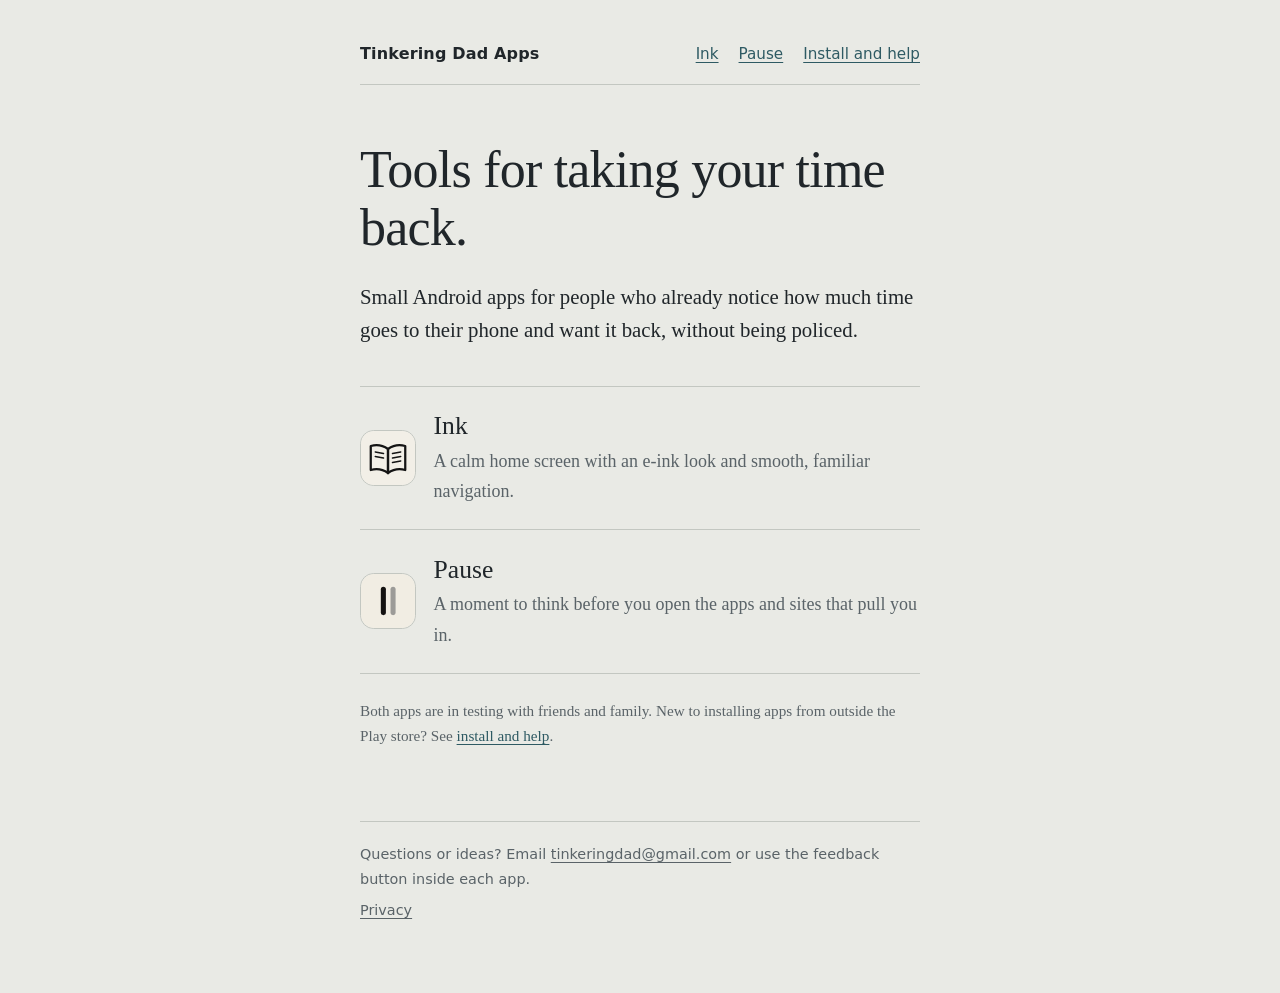
<file: index.html>
<!doctype html><html lang="en"><head><meta charset="utf-8"><meta name="viewport" content="width=device-width, initial-scale=1"><link rel="stylesheet" href="style.css"><title>Tinkering Dad Apps</title><meta name="description" content="Small Android apps for taking your time back from your phone."></head><body><div class="wrap"><header class="site"><a class="name" href="index.html">Tinkering Dad Apps</a><nav><a href="ink.html">Ink</a><a href="pause.html">Pause</a><a href="help.html">Install and help</a></nav></header>
<main>
<h1>Tools for taking your time back.</h1>
<p class="lede">Small Android apps for people who already notice how much time goes to their phone and want it back, without being policed.</p>
<ul class="apps">
<li><a href="ink.html"><img class="ic" src="ink-icon.svg" alt="" width="56" height="56"><span class="txt"><span class="t">Ink</span><span class="d">A calm home screen with an e-ink look and smooth, familiar navigation.</span></span></a></li>
<li><a href="pause.html"><img class="ic" src="pause-icon.svg" alt="" width="56" height="56"><span class="txt"><span class="t">Pause</span><span class="d">A moment to think before you open the apps and sites that pull you in.</span></span></a></li>
</ul>
<p class="muted small" style="margin-top:1.5rem">Both apps are in testing with friends and family. New to installing apps from outside the Play store? See <a href="help.html">install and help</a>.</p>
</main><footer class="site"><p>Questions or ideas? Email <a href="mailto:tinkeringdad@gmail.com">tinkeringdad@gmail.com</a> or use the feedback button inside each app.</p><p><a href="privacy.html">Privacy</a></p></footer></div></body></html>
</file>
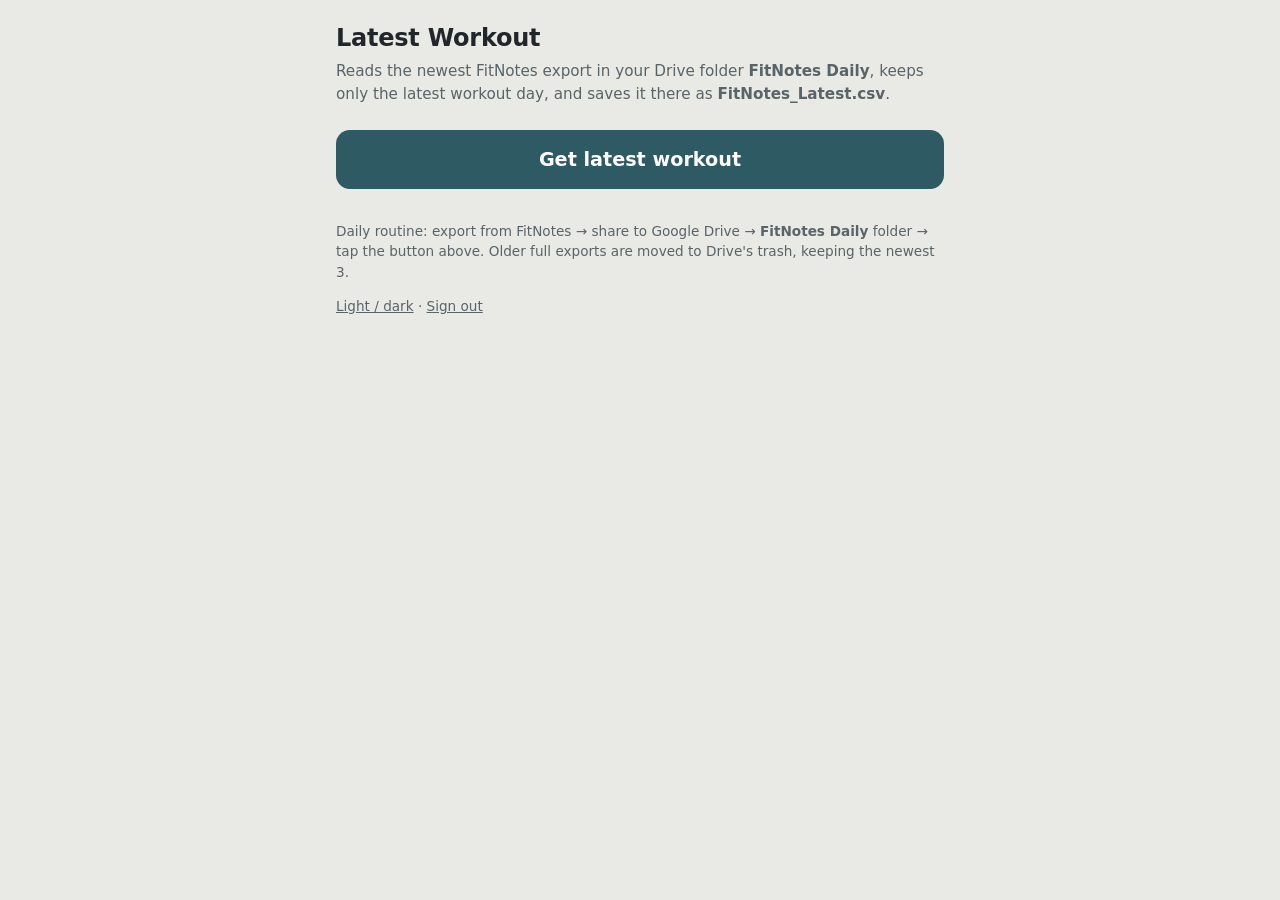
<file: fitnotes/index.html>
<!doctype html>
<html lang="en">
<head>
<meta charset="utf-8">
<meta name="viewport" content="width=device-width, initial-scale=1, viewport-fit=cover">
<meta name="robots" content="noindex, nofollow">
<title>Latest Workout</title>
<meta name="description" content="Strips the newest FitNotes export in Google Drive down to the latest workout day.">
<meta name="theme-color" content="#E9EAE5" media="(prefers-color-scheme: light)">
<meta name="theme-color" content="#15191B" media="(prefers-color-scheme: dark)">
<link rel="manifest" href="manifest.webmanifest">
<link rel="icon" href="icon.svg" type="image/svg+xml">
<link rel="apple-touch-icon" href="icon-192.png">
<style>
  :root {
    --paper: #E9EAE5; --sheet: #F3F4F0; --ink: #20262A; --muted: #5A6368;
    --rule: #C3C7C1; --accent: #2E5A63; --on-accent: #FFFFFF;
    --good: #2F6B3A; --warn: #8A5A00; --bad: #A33A2B;
    --sans: system-ui, -apple-system, "Segoe UI", Roboto, sans-serif;
    --mono: ui-monospace, "SF Mono", Menlo, Consolas, monospace;
    color-scheme: light;
  }
  @media (prefers-color-scheme: dark) {
    :root:not([data-theme="light"]) {
      --paper: #15191B; --sheet: #1D2326; --ink: #E2E5E0; --muted: #9AA4A9;
      --rule: #343D41; --accent: #8EC3CC; --on-accent: #10181A;
      --good: #8FD19A; --warn: #E8C170; --bad: #F09A8C; color-scheme: dark;
    }
  }
  :root[data-theme="dark"] {
    --paper: #15191B; --sheet: #1D2326; --ink: #E2E5E0; --muted: #9AA4A9;
    --rule: #343D41; --accent: #8EC3CC; --on-accent: #10181A;
    --good: #8FD19A; --warn: #E8C170; --bad: #F09A8C; color-scheme: dark;
  }
  * { box-sizing: border-box; }
  html { -webkit-text-size-adjust: 100%; }
  body {
    margin: 0; background: var(--paper); color: var(--ink);
    font-family: var(--sans); font-size: 1rem; line-height: 1.5;
    -webkit-tap-highlight-color: transparent;
  }
  [hidden] { display: none !important; }
  .wrap { max-width: 640px; margin: 0 auto; padding: calc(1.25rem + env(safe-area-inset-top)) 16px 3rem; }
  h1 { font-size: 1.5rem; margin: 0 0 .25rem; letter-spacing: -.01em; }
  .sub { color: var(--muted); margin: 0 0 1.5rem; font-size: .95rem; }
  .go {
    display: block; width: 100%; border: 0; border-radius: 14px; cursor: pointer;
    background: var(--accent); color: var(--on-accent);
    font: 600 1.2rem/1 var(--sans); padding: 1.25rem 1rem;
  }
  .go:disabled { opacity: .55; cursor: default; }
  .log { list-style: none; padding: 0; margin: 1.25rem 0 0; font-size: .95rem; }
  .log li { padding: .3rem 0; display: flex; gap: .6rem; }
  .log li::before { content: "•"; color: var(--muted); }
  .log li.ok::before { content: "✓"; color: var(--good); }
  .log li.warn { color: var(--warn); } .log li.warn::before { content: "!"; color: var(--warn); }
  .log li.err { color: var(--bad); }  .log li.err::before { content: "✗"; color: var(--bad); }
  .card {
    background: var(--sheet); border: 1px solid var(--rule); border-radius: 14px;
    padding: 1rem; margin-top: 1.25rem;
  }
  .stats { display: flex; gap: 1.5rem; flex-wrap: wrap; margin-bottom: .75rem; }
  .stats b { display: block; font-size: 1.35rem; }
  .stats span { color: var(--muted); font-size: .8rem; text-transform: uppercase; letter-spacing: .06em; }
  .ex { border-top: 1px solid var(--rule); padding: .6rem 0; }
  .ex:first-of-type { border-top: 0; }
  .ex .name { font-weight: 600; }
  .ex .sets { font-family: var(--mono); font-size: .85rem; color: var(--muted); overflow-wrap: anywhere; }
  .ex .note { font-size: .9rem; font-style: italic; margin-top: .15rem; }
  .row { display: flex; gap: .5rem; margin-top: 1rem; flex-wrap: wrap; }
  .btn {
    flex: 1 1 0; border: 1px solid var(--rule); background: transparent; color: var(--ink);
    border-radius: 10px; padding: .7rem 1rem; font: 500 .95rem var(--sans); cursor: pointer;
    text-align: center; text-decoration: none;
  }
  .muted { color: var(--muted); } .small { font-size: .85rem; }
  footer { margin-top: 2rem; }
  footer button { background: none; border: 0; color: var(--muted); text-decoration: underline; font: inherit; cursor: pointer; padding: 0; }
</style>
<script>
  try { var t = JSON.parse(localStorage.getItem("theme")); if (t === "light" || t === "dark") document.documentElement.dataset.theme = t; } catch (e) {}
</script>
</head>
<body>
<main class="wrap">
  <h1>Latest Workout</h1>
  <p class="sub">Reads the newest FitNotes export in your Drive folder <b>FitNotes Daily</b>, keeps only the latest workout day, and saves it there as <b>FitNotes_Latest.csv</b>.</p>

  <button id="go" class="go">Get latest workout</button>
  <ul id="log" class="log"></ul>

  <section id="result" class="card" hidden>
    <div class="stats">
      <div><b id="r-date"></b><span>Workout day</span></div>
      <div><b id="r-sets"></b><span>Sets</span></div>
      <div><b id="r-ex"></b><span>Exercises</span></div>
    </div>
    <div id="r-list"></div>
    <div class="row">
      <a id="open" class="btn" target="_blank" rel="noopener">Open in Drive</a>
      <a id="folder" class="btn" target="_blank" rel="noopener">Open Drive folder</a>
    </div>
  </section>

  <footer class="small muted">
    <p>Daily routine: export from FitNotes → share to Google Drive → <b>FitNotes Daily</b> folder → tap the button above.
    Older full exports are moved to Drive's trash, keeping the newest 3.</p>
    <p><button id="theme">Light / dark</button> · <button id="signout">Sign out</button></p>
  </footer>
</main>

<script src="app.js"></script>
<script src="https://accounts.google.com/gsi/client" async onload="onGsiLoad()"></script>
</body>
</html>
</file>
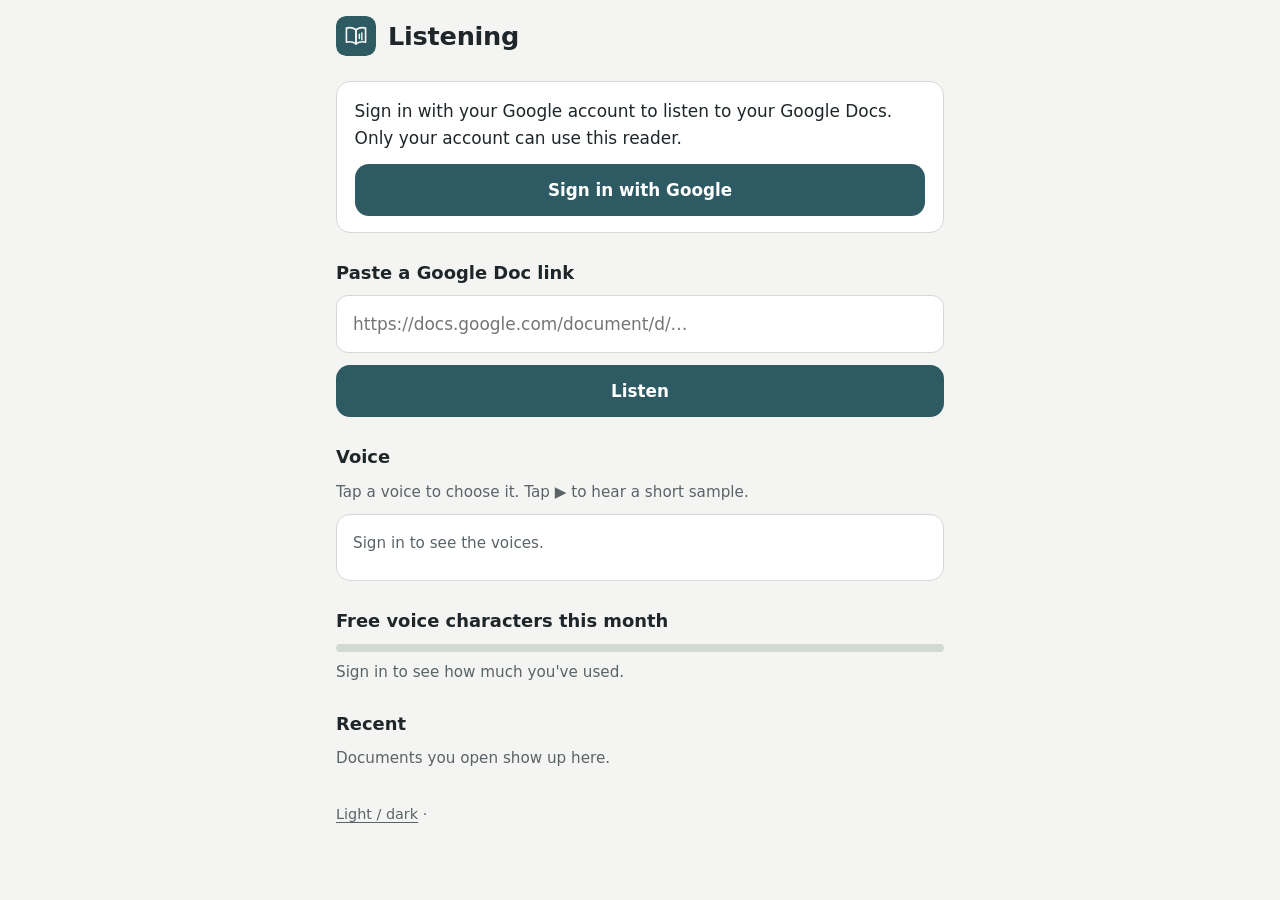
<file: listen/index.html>
<!doctype html>
<html lang="en">
<head>
<meta charset="utf-8">
<meta name="viewport" content="width=device-width, initial-scale=1, viewport-fit=cover">
<meta name="robots" content="noindex, nofollow">
<title>Listening</title>
<meta name="description" content="Listen to your Google Docs.">
<meta name="theme-color" content="#2E5A63">
<link rel="manifest" href="manifest.webmanifest">
<link rel="icon" href="icon.svg" type="image/svg+xml">
<link rel="apple-touch-icon" href="icon-192.png">
<link rel="stylesheet" href="style.css">
<script>
  try { var t = JSON.parse(localStorage.getItem("theme")); if (t === "light" || t === "dark") document.documentElement.dataset.theme = t; } catch (e) {}
</script>
</head>
<body>

<!-- ============================== HOME ============================== -->
<div id="home" class="screen">
  <header class="brand">
    <img src="icon.svg" alt="" width="40" height="40">
    <h1>Listening</h1>
  </header>

  <main class="wrap">
    <section id="signin-card" class="card" hidden>
      <p>Sign in with your Google account to listen to your Google Docs. Only your account can use this reader.</p>
      <button id="signin" class="button wide">Sign in with Google</button>
    </section>

    <label for="link" class="label">Paste a Google Doc link</label>
    <input id="link" class="input" type="url" inputmode="url" autocomplete="off"
           placeholder="https://docs.google.com/document/d/…">
    <button id="listen" class="button wide">Listen</button>

    <h2 class="label">Voice</h2>
    <p class="hint">Tap a voice to choose it. Tap ▶ to hear a short sample.</p>
    <div class="voice-box" data-voices></div>

    <h2 class="label">Free voice characters this month</h2>
    <div class="meter"><i id="meter-fill"></i></div>
    <p id="meter-text" class="hint"></p>

    <h2 class="label">Recent</h2>
    <ul id="recent" class="recent"></ul>
    <p id="recent-empty" class="hint" hidden>Documents you open show up here.</p>

    <p class="footer-note">
      <button id="theme" class="linkish">Light / dark</button> ·
      <button id="signout" class="linkish" hidden>Sign out</button>
    </p>
  </main>
</div>

<!-- ============================== READER ============================== -->
<div id="reader" class="screen" hidden>
  <header class="reader-head">
    <button id="back" class="icon-btn" aria-label="Back">
      <svg viewBox="0 0 24 24" aria-hidden="true"><path d="M20 12H5m6-6-6 6 6 6" fill="none" stroke="currentColor" stroke-width="2" stroke-linecap="round" stroke-linejoin="round"/></svg>
    </button>
    <div class="titles">
      <div id="doc-title" class="doc-title"></div>
      <div id="ch-title" class="ch-title"></div>
    </div>
  </header>
  <p class="voice-line">Voice: <span id="voice-name"></span> <button id="voice-change" class="linkish">Change</button></p>

  <nav class="tabs" role="tablist">
    <button role="tab" data-tab="text" aria-selected="true">Text</button>
    <button role="tab" data-tab="chapters">Chapters</button>
    <button role="tab" data-tab="voice">Voice</button>
    <button role="tab" data-tab="export">Export</button>
  </nav>

  <main class="wrap reader-body">
    <section id="tab-text" class="tab">
      <p id="status" class="status" hidden></p>
      <article id="text" class="text"></article>
    </section>

    <section id="tab-chapters" class="tab" hidden>
      <p class="hint">Each chapter is voiced when you get to it. The next one starts getting ready when you're 80% through the
        current one, or 2 minutes from its end if that's sooner. Tap ↓ to save a chapter on this phone so it plays with no signal,
        follow-along text included.</p>
      <table class="chapters">
        <thead><tr><th>Ch.</th><th>Chapter</th><th>Time</th>
          <th><button id="save-all" class="round" aria-label="Save all chapters on this phone">↓</button></th></tr></thead>
        <tbody id="chapter-rows"></tbody>
      </table>
      <p class="hint"><button id="reload-doc" class="linkish">Check the Google Doc for changes</button></p>
    </section>

    <section id="tab-voice" class="tab" hidden>
      <p class="hint">Tap a voice to choose it. Tap ▶ to hear a short sample. The current chapter is re-voiced in the new voice.</p>
      <div class="voice-box" data-voices></div>
    </section>

    <section id="tab-export" class="tab" hidden>
      <div class="export">
        <button id="export-chapter" class="button wide">Save this chapter as an MP3</button>
        <button id="export-all" class="button wide secondary">Save every chapter as MP3 files</button>
        <button id="copy-text" class="button wide secondary">Copy this chapter's text</button>
        <button id="forget" class="button wide secondary">Remove from Recent</button>
        <p class="hint">Saving every chapter voices any chapters not voiced yet, which uses free characters.</p>
      </div>
    </section>
  </main>

  <footer id="player">
    <div class="seek">
      <span id="cur" class="time">0:00</span>
      <input id="slider" type="range" min="0" max="1" step="1" value="0" aria-label="Position">
      <span id="left" class="time">0:00</span>
    </div>
    <div class="controls">
      <button id="speed" class="round" aria-label="Playback speed">1×</button>
      <button id="rew" class="round skip" aria-label="Back 15 seconds">
        <svg viewBox="0 0 24 24" aria-hidden="true"><path d="M8 4.5 5 7.5l3 3M5.5 7.5H13a6 6 0 1 1-6 6" fill="none" stroke="currentColor" stroke-width="1.8" stroke-linecap="round" stroke-linejoin="round"/></svg><span>15</span>
      </button>
      <button id="play" class="play" aria-label="Play">
        <svg class="i-play" viewBox="0 0 24 24" aria-hidden="true"><path d="M8 5.5v13l10.5-6.5z" fill="currentColor"/></svg>
        <svg class="i-pause" viewBox="0 0 24 24" aria-hidden="true"><path d="M7 5h3.6v14H7zM13.4 5H17v14h-3.6z" fill="currentColor"/></svg>
        <span class="spinner" aria-hidden="true"></span>
      </button>
      <button id="fwd" class="round skip" aria-label="Forward 30 seconds">
        <svg viewBox="0 0 24 24" aria-hidden="true"><path d="m16 4.5 3 3-3 3M18.5 7.5H11a6 6 0 1 0 6 6" fill="none" stroke="currentColor" stroke-width="1.8" stroke-linecap="round" stroke-linejoin="round"/></svg><span>30</span>
      </button>
      <button id="sleep" class="round" aria-label="Sleep timer">
        <svg viewBox="0 0 24 24" aria-hidden="true"><path d="M19 14.5A7.5 7.5 0 0 1 9.5 5a7.5 7.5 0 1 0 9.5 9.5z" fill="none" stroke="currentColor" stroke-width="1.8" stroke-linejoin="round"/></svg>
        <span id="sleep-label"></span>
      </button>
    </div>
  </footer>
</div>

<div id="toast" role="status" aria-live="polite"></div>

<script src="config.js"></script>
<script src="app.js"></script>
<script src="https://accounts.google.com/gsi/client" async onload="window.onGsiLoad && window.onGsiLoad()"></script>
</body>
</html>
</file>
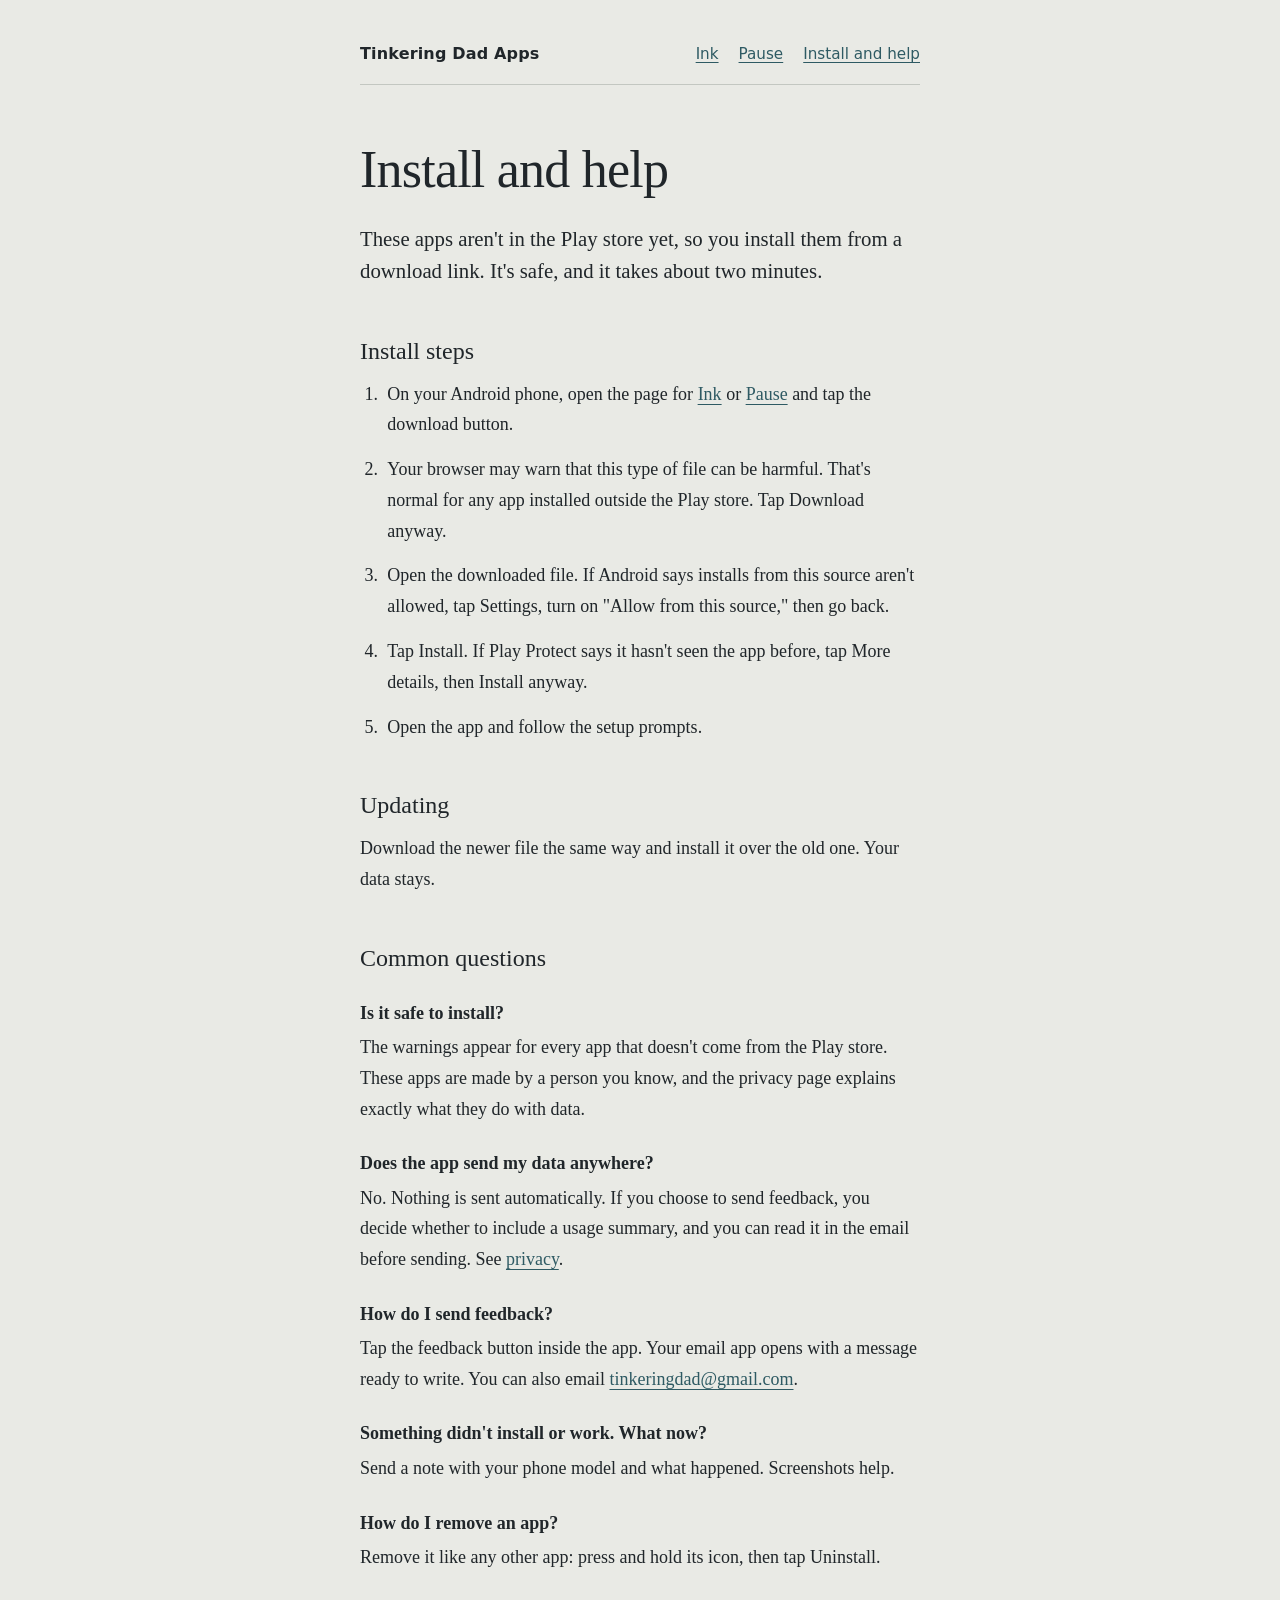
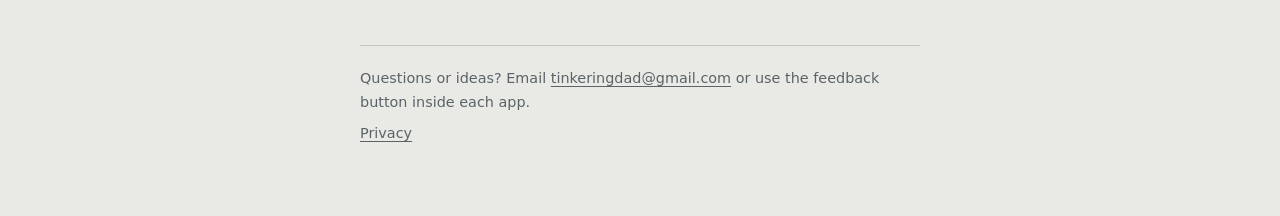
<file: help.html>
<!doctype html><html lang="en"><head><meta charset="utf-8"><meta name="viewport" content="width=device-width, initial-scale=1"><link rel="stylesheet" href="style.css"><title>Install and help | Tinkering Dad Apps</title><meta name="description" content="How to install Ink and Pause on your Android phone, and answers to common questions."></head><body><div class="wrap"><header class="site"><a class="name" href="index.html">Tinkering Dad Apps</a><nav><a href="ink.html">Ink</a><a href="pause.html">Pause</a><a href="help.html">Install and help</a></nav></header>
<main>
<h1>Install and help</h1>
<p class="lede">These apps aren't in the Play store yet, so you install them from a download link. It's safe, and it takes about two minutes.</p>
<h2>Install steps</h2>
<ol class="steps">
<li>On your Android phone, open the page for <a href="ink.html">Ink</a> or <a href="pause.html">Pause</a> and tap the download button.</li>
<li>Your browser may warn that this type of file can be harmful. That's normal for any app installed outside the Play store. Tap Download anyway.</li>
<li>Open the downloaded file. If Android says installs from this source aren't allowed, tap Settings, turn on "Allow from this source," then go back.</li>
<li>Tap Install. If Play Protect says it hasn't seen the app before, tap More details, then Install anyway.</li>
<li>Open the app and follow the setup prompts.</li>
</ol>
<h2>Updating</h2>
<p>Download the newer file the same way and install it over the old one. Your data stays.</p>
<h2>Common questions</h2>
<dl class="faq">
<dt>Is it safe to install?</dt>
<dd>The warnings appear for every app that doesn't come from the Play store. These apps are made by a person you know, and the privacy page explains exactly what they do with data.</dd>
<dt>Does the app send my data anywhere?</dt>
<dd>No. Nothing is sent automatically. If you choose to send feedback, you decide whether to include a usage summary, and you can read it in the email before sending. See <a href="privacy.html">privacy</a>.</dd>
<dt>How do I send feedback?</dt>
<dd>Tap the feedback button inside the app. Your email app opens with a message ready to write. You can also email <a href="mailto:tinkeringdad@gmail.com">tinkeringdad@gmail.com</a>.</dd>
<dt>Something didn't install or work. What now?</dt>
<dd>Send a note with your phone model and what happened. Screenshots help.</dd>
<dt>How do I remove an app?</dt>
<dd>Remove it like any other app: press and hold its icon, then tap Uninstall.</dd>
</dl>
</main><footer class="site"><p>Questions or ideas? Email <a href="mailto:tinkeringdad@gmail.com">tinkeringdad@gmail.com</a> or use the feedback button inside each app.</p><p><a href="privacy.html">Privacy</a></p></footer></div></body></html>
</file>
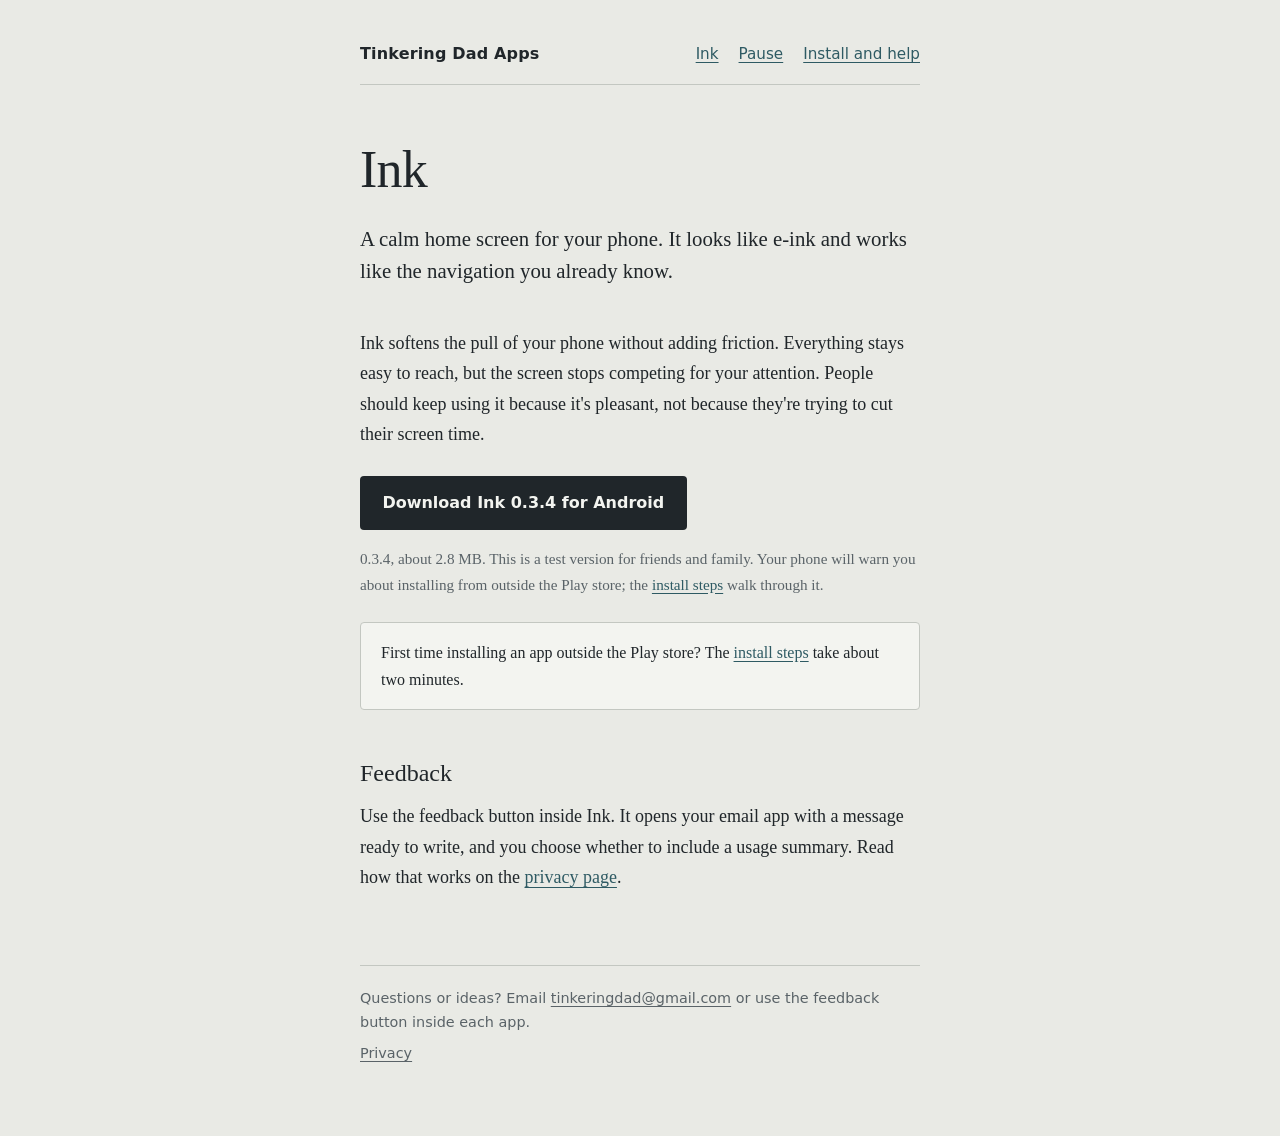
<file: ink.html>
<!doctype html><html lang="en"><head><meta charset="utf-8"><meta name="viewport" content="width=device-width, initial-scale=1"><link rel="stylesheet" href="style.css"><title>Ink | Tinkering Dad Apps</title><meta name="description" content="Ink is a calm Android launcher with an e-ink look."></head><body><div class="wrap"><header class="site"><a class="name" href="index.html">Tinkering Dad Apps</a><nav><a href="ink.html">Ink</a><a href="pause.html">Pause</a><a href="help.html">Install and help</a></nav></header>
<main>
<h1>Ink</h1>
<p class="lede">A calm home screen for your phone. It looks like e-ink and works like the navigation you already know.</p>
<p>Ink softens the pull of your phone without adding friction. Everything stays easy to reach, but the screen stops competing for your attention. People should keep using it because it's pleasant, not because they're trying to cut their screen time.</p>
<a class="button" href="downloads/Ink-v0.3.4.apk" download>Download Ink 0.3.4 for Android</a>
<p class="muted small">0.3.4, about 2.8 MB. This is a test version for friends and family. Your phone will warn you about installing from outside the Play store; the <a href="help.html">install steps</a> walk through it.</p>
<div class="note"><p>First time installing an app outside the Play store? The <a href="help.html">install steps</a> take about two minutes.</p></div>
<h2>Feedback</h2>
<p>Use the feedback button inside Ink. It opens your email app with a message ready to write, and you choose whether to include a usage summary. Read how that works on the <a href="privacy.html">privacy page</a>.</p>
</main><footer class="site"><p>Questions or ideas? Email <a href="mailto:tinkeringdad@gmail.com">tinkeringdad@gmail.com</a> or use the feedback button inside each app.</p><p><a href="privacy.html">Privacy</a></p></footer></div></body></html>
</file>
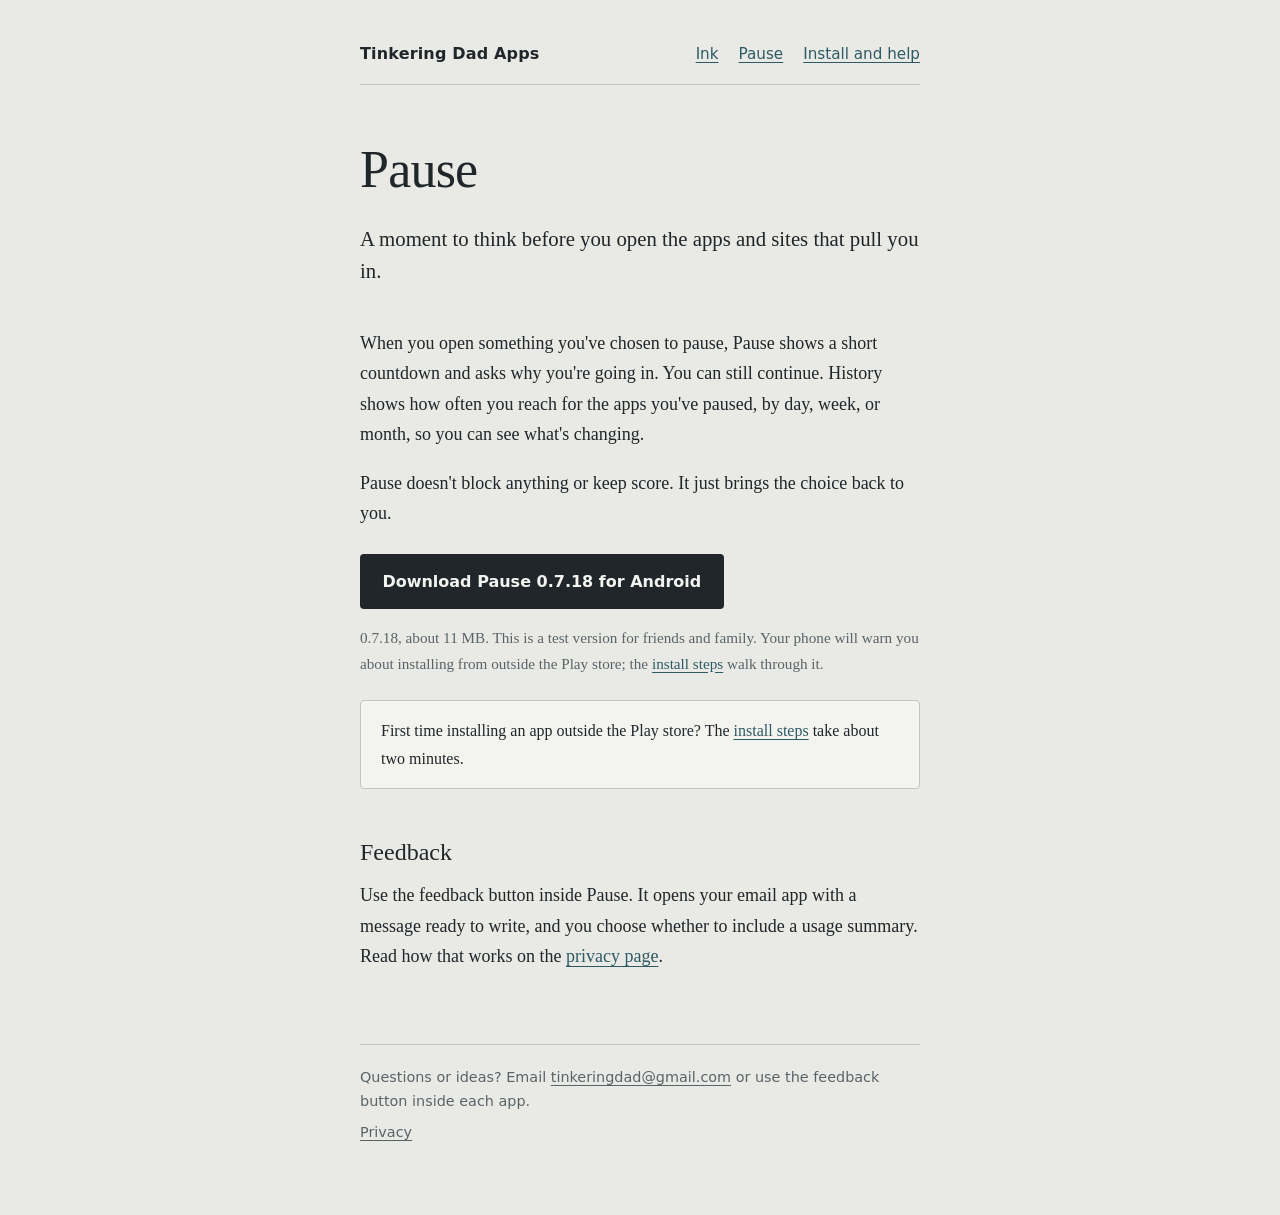
<file: pause.html>
<!doctype html><html lang="en"><head><meta charset="utf-8"><meta name="viewport" content="width=device-width, initial-scale=1"><link rel="stylesheet" href="style.css"><title>Pause | Tinkering Dad Apps</title><meta name="description" content="Pause adds a moment of thought before the apps and sites that pull you in."></head><body><div class="wrap"><header class="site"><a class="name" href="index.html">Tinkering Dad Apps</a><nav><a href="ink.html">Ink</a><a href="pause.html">Pause</a><a href="help.html">Install and help</a></nav></header>
<main>
<h1>Pause</h1>
<p class="lede">A moment to think before you open the apps and sites that pull you in.</p>
<p>When you open something you've chosen to pause, Pause shows a short countdown and asks why you're going in. You can still continue. History shows how often you reach for the apps you've paused, by day, week, or month, so you can see what's changing.</p>
<p>Pause doesn't block anything or keep score. It just brings the choice back to you.</p>
<a class="button" href="downloads/Pause-v0.7.18-build18.apk" download>Download Pause 0.7.18 for Android</a>
<p class="muted small">0.7.18, about 11 MB. This is a test version for friends and family. Your phone will warn you about installing from outside the Play store; the <a href="help.html">install steps</a> walk through it.</p>
<div class="note"><p>First time installing an app outside the Play store? The <a href="help.html">install steps</a> take about two minutes.</p></div>
<h2>Feedback</h2>
<p>Use the feedback button inside Pause. It opens your email app with a message ready to write, and you choose whether to include a usage summary. Read how that works on the <a href="privacy.html">privacy page</a>.</p>
</main><footer class="site"><p>Questions or ideas? Email <a href="mailto:tinkeringdad@gmail.com">tinkeringdad@gmail.com</a> or use the feedback button inside each app.</p><p><a href="privacy.html">Privacy</a></p></footer></div></body></html>
</file>
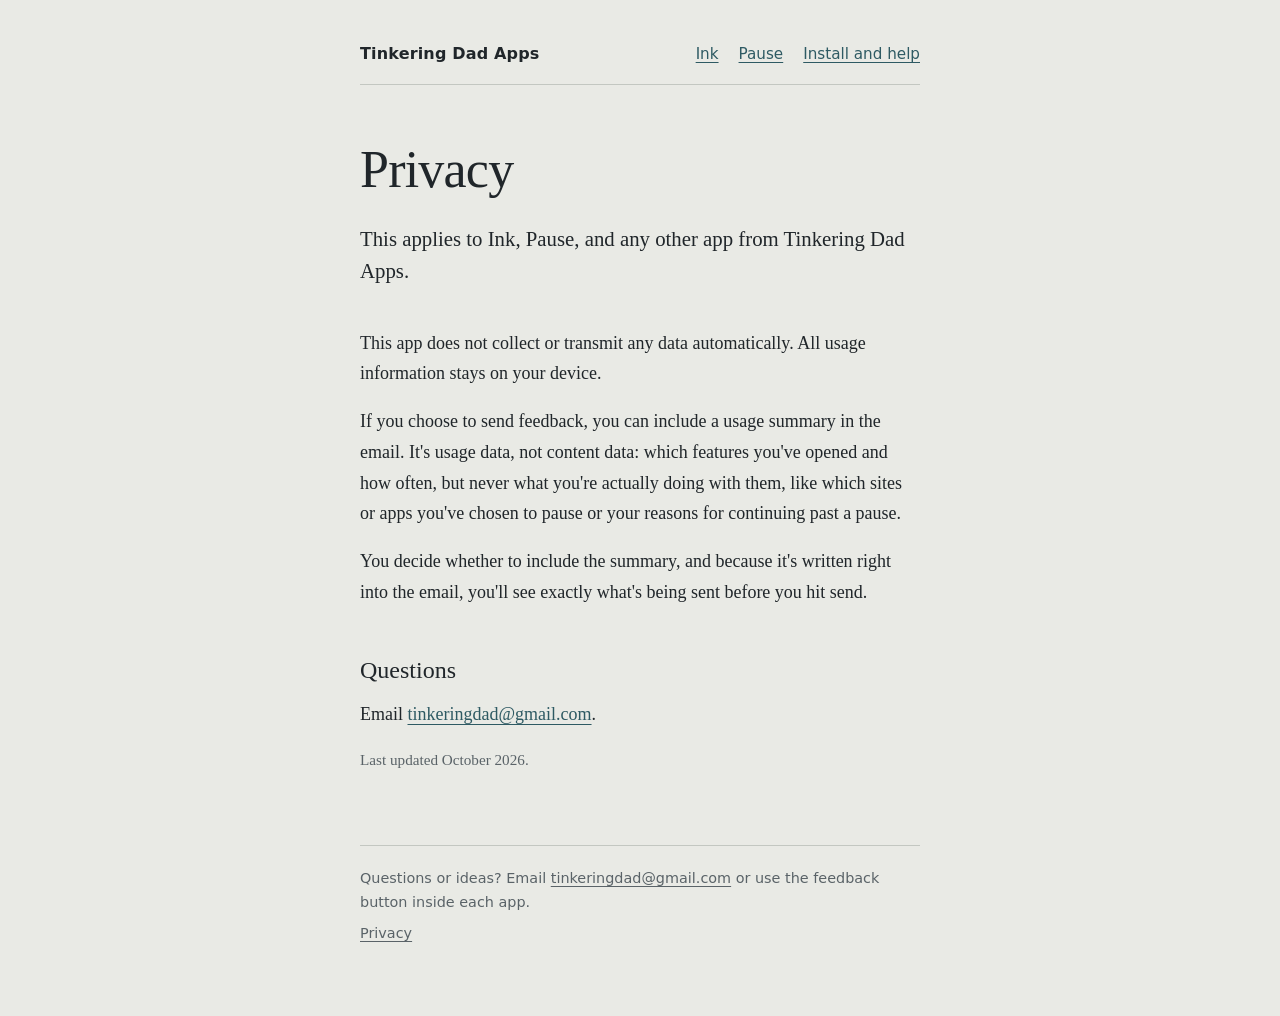
<file: privacy.html>
<!doctype html><html lang="en"><head><meta charset="utf-8"><meta name="viewport" content="width=device-width, initial-scale=1"><link rel="stylesheet" href="style.css"><title>Privacy | Tinkering Dad Apps</title><meta name="description" content="How Ink and Pause handle your data."></head><body><div class="wrap"><header class="site"><a class="name" href="index.html">Tinkering Dad Apps</a><nav><a href="ink.html">Ink</a><a href="pause.html">Pause</a><a href="help.html">Install and help</a></nav></header>
<main>
<h1>Privacy</h1>
<p class="lede">This applies to Ink, Pause, and any other app from Tinkering Dad Apps.</p>
<p>This app does not collect or transmit any data automatically. All usage information stays on your device.</p>
<p>If you choose to send feedback, you can include a usage summary in the email. It's usage data, not content data: which features you've opened and how often, but never what you're actually doing with them, like which sites or apps you've chosen to pause or your reasons for continuing past a pause.</p>
<p>You decide whether to include the summary, and because it's written right into the email, you'll see exactly what's being sent before you hit send.</p>
<h2>Questions</h2>
<p>Email <a href="mailto:tinkeringdad@gmail.com">tinkeringdad@gmail.com</a>.</p>
<p class="muted small">Last updated October 2026.</p>
</main><footer class="site"><p>Questions or ideas? Email <a href="mailto:tinkeringdad@gmail.com">tinkeringdad@gmail.com</a> or use the feedback button inside each app.</p><p><a href="privacy.html">Privacy</a></p></footer></div></body></html>
</file>
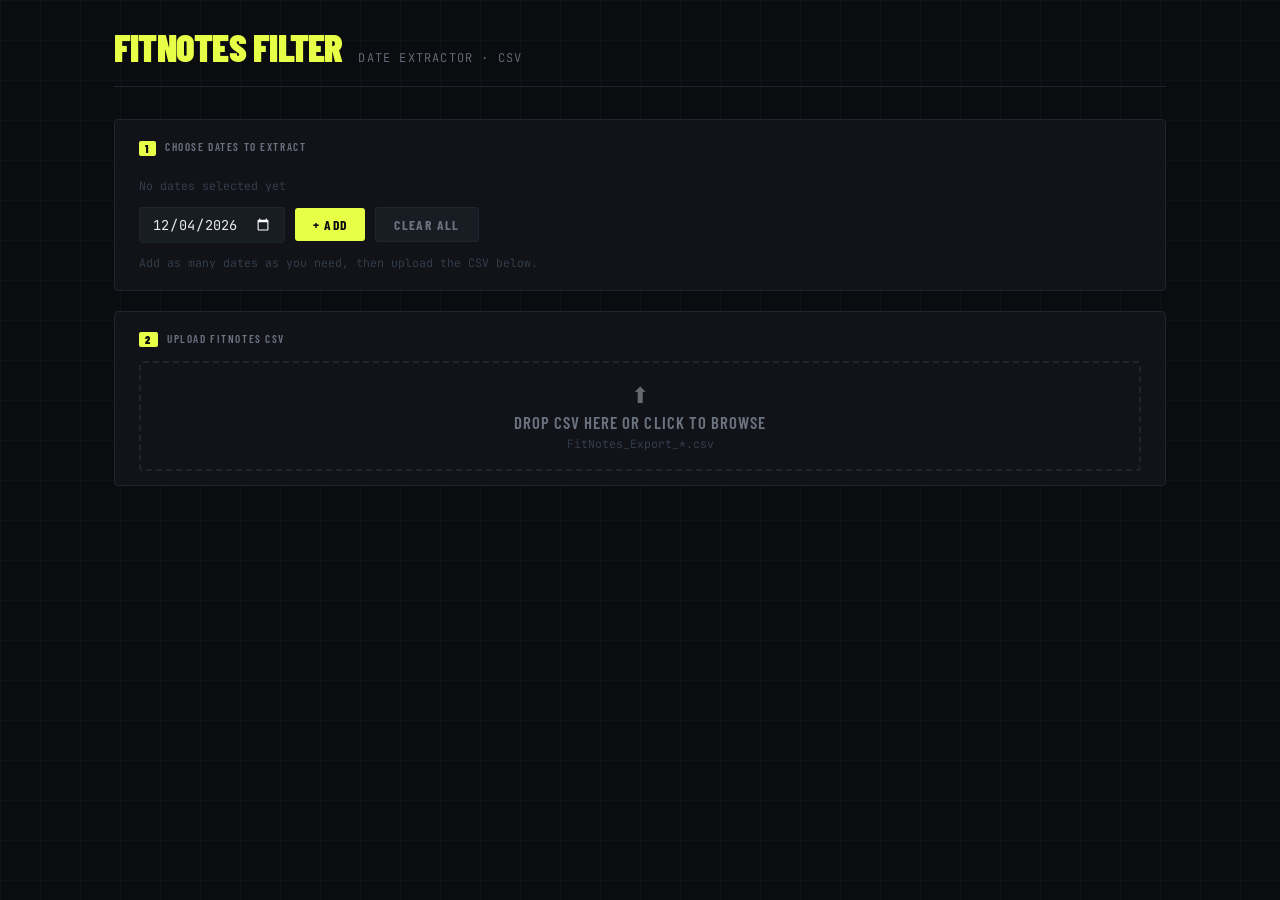
<file: fitnotes/fitnotes_filter.html>
<!DOCTYPE html>
<html lang="en">
<head>
<meta charset="UTF-8">
<meta name="viewport" content="width=device-width, initial-scale=1.0">
<title>FitNotes Date Filter</title>
<link href="https://fonts.googleapis.com/css2?family=Barlow+Condensed:wght@300;400;500;600;700;800;900&family=Barlow:wght@300;400;500;600&family=JetBrains+Mono:wght@400;500&display=swap" rel="stylesheet">
<style>
  :root {
    --bg: #0a0c0f;
    --surface: #111318;
    --surface2: #181c23;
    --border: #1f2530;
    --accent: #e8ff47;
    --accent2: #47c8ff;
    --accent3: #ff6b47;
    --text: #e8eaf0;
    --text-dim: #6b7280;
    --text-muted: #374151;
    --success: #4ade80;
    --warning: #fbbf24;
  }

  * { margin: 0; padding: 0; box-sizing: border-box; }

  body {
    background: var(--bg);
    color: var(--text);
    font-family: 'Barlow', sans-serif;
    font-weight: 300;
    min-height: 100vh;
    overflow-x: hidden;
  }

  body::before {
    content: '';
    position: fixed;
    inset: 0;
    background-image:
      linear-gradient(var(--border) 1px, transparent 1px),
      linear-gradient(90deg, var(--border) 1px, transparent 1px);
    background-size: 40px 40px;
    opacity: 0.3;
    pointer-events: none;
    z-index: 0;
  }

  .container {
    position: relative;
    z-index: 1;
    max-width: 1100px;
    margin: 0 auto;
    padding: 24px;
  }

  header {
    display: flex;
    align-items: baseline;
    gap: 16px;
    margin-bottom: 32px;
    padding-bottom: 16px;
    border-bottom: 1px solid var(--border);
  }

  header h1 {
    font-family: 'Barlow Condensed', sans-serif;
    font-size: 2.4rem;
    font-weight: 900;
    letter-spacing: -0.02em;
    text-transform: uppercase;
    color: var(--accent);
  }

  header span {
    font-family: 'JetBrains Mono', monospace;
    font-size: 0.75rem;
    color: var(--text-dim);
    letter-spacing: 0.1em;
  }

  .panel {
    background: var(--surface);
    border: 1px solid var(--border);
    border-radius: 4px;
    padding: 20px 24px;
    margin-bottom: 20px;
  }

  .panel-label {
    font-family: 'Barlow Condensed', sans-serif;
    font-size: 0.7rem;
    font-weight: 600;
    letter-spacing: 0.14em;
    text-transform: uppercase;
    color: var(--text-dim);
    margin-bottom: 14px;
  }

  /* ── Step 1: Date entry ── */
  .dates-row {
    display: flex;
    flex-wrap: wrap;
    gap: 10px;
    align-items: center;
    margin-bottom: 14px;
  }

  .date-tag {
    display: flex;
    align-items: center;
    gap: 8px;
    background: var(--surface2);
    border: 1px solid var(--border);
    border-radius: 3px;
    padding: 5px 10px;
    font-family: 'JetBrains Mono', monospace;
    font-size: 0.82rem;
    color: var(--accent);
    animation: tagIn 0.15s ease;
  }

  @keyframes tagIn {
    from { opacity: 0; transform: scale(0.92); }
    to   { opacity: 1; transform: scale(1); }
  }

  .date-tag button {
    background: none;
    border: none;
    color: var(--text-dim);
    cursor: pointer;
    font-size: 1rem;
    line-height: 1;
    padding: 0;
    transition: color 0.15s;
  }
  .date-tag button:hover { color: var(--accent3); }

  .date-input-row {
    display: flex;
    gap: 10px;
    align-items: center;
  }

  input[type="date"] {
    background: var(--surface2);
    border: 1px solid var(--border);
    border-radius: 3px;
    color: var(--text);
    font-family: 'JetBrains Mono', monospace;
    font-size: 0.85rem;
    padding: 7px 12px;
    outline: none;
    transition: border-color 0.2s;
    color-scheme: dark;
  }
  input[type="date"]:focus { border-color: var(--accent); }

  .btn {
    font-family: 'Barlow Condensed', sans-serif;
    font-weight: 700;
    font-size: 0.85rem;
    letter-spacing: 0.1em;
    text-transform: uppercase;
    border: none;
    border-radius: 3px;
    padding: 8px 18px;
    cursor: pointer;
    transition: opacity 0.15s, transform 0.1s;
  }
  .btn:active { transform: scale(0.97); }
  .btn:disabled { opacity: 0.35; cursor: not-allowed; }

  .btn-accent {
    background: var(--accent);
    color: #0a0c0f;
  }
  .btn-accent:hover:not(:disabled) { opacity: 0.88; }

  .btn-ghost {
    background: var(--surface2);
    color: var(--text-dim);
    border: 1px solid var(--border);
  }
  .btn-ghost:hover:not(:disabled) { color: var(--text); border-color: var(--text-dim); }

  .btn-danger {
    background: transparent;
    color: var(--accent3);
    border: 1px solid #3a1a12;
  }
  .btn-danger:hover:not(:disabled) { background: #1a0a07; }

  /* ── Step 2: Upload ── */
  #upload-zone {
    border: 2px dashed var(--border);
    border-radius: 4px;
    padding: 18px 36px;
    text-align: center;
    cursor: pointer;
    transition: border-color 0.2s, background 0.2s;
    position: relative;
  }
  #upload-zone:hover, #upload-zone.drag-over {
    border-color: var(--accent);
    background: rgba(232,255,71,0.03);
  }
  #upload-zone input { position: absolute; inset: 0; opacity: 0; cursor: pointer; }
  #upload-zone .upload-icon {
    font-size: 1.4rem;
    margin-bottom: 4px;
    opacity: 0.4;
  }
  #upload-zone p {
    font-family: 'Barlow Condensed', sans-serif;
    font-size: 1.05rem;
    font-weight: 600;
    letter-spacing: 0.06em;
    text-transform: uppercase;
    color: var(--text-dim);
  }
  #upload-zone small {
    font-family: 'JetBrains Mono', monospace;
    font-size: 0.72rem;
    color: var(--text-muted);
  }

  #file-status {
    font-family: 'JetBrains Mono', monospace;
    font-size: 0.78rem;
    color: var(--success);
    margin-top: 8px;
    min-height: 0;
  }
  #file-status:empty { margin-top: 0; }
  .upload-panel { padding-bottom: 14px; }

  /* ── Results ── */
  #results-panel { display: none; }

  .results-meta {
    display: flex;
    align-items: center;
    gap: 20px;
    margin-bottom: 16px;
    flex-wrap: wrap;
  }

  .stat-chip {
    font-family: 'JetBrains Mono', monospace;
    font-size: 0.75rem;
    color: var(--text-dim);
  }
  .stat-chip strong {
    color: var(--accent);
    font-size: 1rem;
    font-weight: 500;
  }

  .action-row {
    display: flex;
    gap: 10px;
    margin-left: auto;
  }

  .table-wrap {
    overflow-x: auto;
    border: 1px solid var(--border);
    border-radius: 4px;
    max-height: 520px;
    overflow-y: auto;
  }

  table {
    width: 100%;
    border-collapse: collapse;
    font-size: 0.82rem;
  }

  thead th {
    background: var(--surface2);
    font-family: 'Barlow Condensed', sans-serif;
    font-weight: 700;
    font-size: 0.7rem;
    letter-spacing: 0.12em;
    text-transform: uppercase;
    color: var(--text-dim);
    padding: 10px 12px;
    text-align: left;
    position: sticky;
    top: 0;
    z-index: 2;
    border-bottom: 1px solid var(--border);
    white-space: nowrap;
  }

  tbody tr {
    border-bottom: 1px solid var(--border);
    transition: background 0.1s;
  }
  tbody tr:last-child { border-bottom: none; }
  tbody tr:hover { background: var(--surface2); }

  /* date-group divider row */
  tbody tr.date-divider td {
    background: #0d1015;
    padding: 6px 12px;
    font-family: 'Barlow Condensed', sans-serif;
    font-weight: 800;
    font-size: 0.75rem;
    letter-spacing: 0.15em;
    text-transform: uppercase;
    color: var(--accent);
    border-top: 1px solid var(--border);
  }

  tbody td {
    padding: 7px 12px;
    font-family: 'JetBrains Mono', monospace;
    color: var(--text);
    white-space: nowrap;
  }

  tbody td.col-date { color: var(--accent); font-size: 0.78rem; }
  tbody td.col-exercise { color: var(--text); font-family: 'Barlow', sans-serif; font-weight: 400; white-space: normal; min-width: 160px; }
  tbody td.col-category { color: var(--text-dim); font-size: 0.74rem; }
  tbody td.col-comment { color: var(--text-dim); font-size: 0.74rem; font-family: 'Barlow', sans-serif; white-space: normal; min-width: 140px; max-width: 260px; }
  tbody td.col-num { color: var(--accent2); }

  .no-results {
    text-align: center;
    padding: 48px;
    color: var(--text-muted);
    font-family: 'Barlow Condensed', sans-serif;
    font-size: 1.1rem;
    letter-spacing: 0.1em;
    text-transform: uppercase;
  }

  /* scrollbar */
  ::-webkit-scrollbar { width: 6px; height: 6px; }
  ::-webkit-scrollbar-track { background: var(--surface); }
  ::-webkit-scrollbar-thumb { background: var(--border); border-radius: 3px; }
  ::-webkit-scrollbar-thumb:hover { background: var(--text-muted); }

  .hint {
    font-family: 'JetBrains Mono', monospace;
    font-size: 0.72rem;
    color: var(--text-muted);
    margin-top: 8px;
  }

  .step-num {
    display: inline-block;
    background: var(--accent);
    color: #0a0c0f;
    font-family: 'Barlow Condensed', sans-serif;
    font-weight: 900;
    font-size: 0.7rem;
    padding: 1px 6px;
    border-radius: 2px;
    margin-right: 6px;
    vertical-align: middle;
  }
</style>
</head>
<body>
<div class="container">

  <header>
    <h1>FitNotes Filter</h1>
    <span>DATE EXTRACTOR · CSV</span>
  </header>

  <!-- Step 1: Choose dates -->
  <div class="panel">
    <div class="panel-label"><span class="step-num">1</span> Choose Dates to Extract</div>

    <div class="dates-row" id="tags-row">
      <!-- date tags injected here -->
      <span id="no-dates-hint" class="hint">No dates selected yet</span>
    </div>

    <div class="date-input-row">
      <input type="date" id="date-picker" />
      <button class="btn btn-accent" onclick="addDate()">+ Add</button>
      <button class="btn btn-ghost" onclick="clearDates()">Clear All</button>
    </div>
    <p class="hint" style="margin-top:12px;">Add as many dates as you need, then upload the CSV below.</p>
  </div>

  <!-- Step 2: Upload -->
  <div class="panel upload-panel">
    <div class="panel-label"><span class="step-num">2</span> Upload FitNotes CSV</div>
    <div id="upload-zone"
         ondragover="event.preventDefault(); this.classList.add('drag-over')"
         ondragleave="this.classList.remove('drag-over')"
         ondrop="handleDrop(event)">
      <input type="file" accept=".csv" onchange="handleFile(this.files[0])" />
      <div class="upload-icon">⬆</div>
      <p>Drop CSV here or click to browse</p>
      <small>FitNotes_Export_*.csv</small>
    </div>
    <div id="file-status"></div>
  </div>

  <!-- Results -->
  <div class="panel" id="results-panel">
    <div class="panel-label">Filtered Results</div>
    <div class="results-meta" id="results-meta"></div>
    <div class="table-wrap" id="table-wrap"></div>
  </div>

</div>

<script>
  const COLS = ['Date','Exercise','Category','Weight','Weight Unit','Reps','Distance','Distance Unit','Time','Comment'];
  let selectedDates = new Set();
  let parsedRows = [];   // all CSV rows as objects
  let filteredRows = []; // rows matching selected dates

  /* ── Date Management ── */
  function addDate() {
    const picker = document.getElementById('date-picker');
    const val = picker.value; // YYYY-MM-DD
    if (!val) return;
    if (selectedDates.has(val)) { picker.value = ''; return; }
    selectedDates.add(val);
    picker.value = '';
    renderTags();
    if (parsedRows.length) runFilter();
  }

  // allow Enter key on date picker
  document.getElementById('date-picker').addEventListener('keydown', e => {
    if (e.key === 'Enter') addDate();
  });

  // preload today's date into the picker on page load (local time, not UTC)
  (function preloadToday() {
    const now = new Date();
    const today = now.getFullYear() + '-' +
      String(now.getMonth() + 1).padStart(2, '0') + '-' +
      String(now.getDate()).padStart(2, '0');
    document.getElementById('date-picker').value = today;
  })();

  function removeDate(val) {
    selectedDates.delete(val);
    renderTags();
    if (parsedRows.length) runFilter();
  }

  function clearDates() {
    selectedDates.clear();
    renderTags();
    if (parsedRows.length) runFilter();
  }

  function renderTags() {
    const row = document.getElementById('tags-row');
    const hint = document.getElementById('no-dates-hint');
    // remove existing tags
    row.querySelectorAll('.date-tag').forEach(t => t.remove());
    if (selectedDates.size === 0) {
      hint.style.display = '';
    } else {
      hint.style.display = 'none';
      // sort dates chronologically
      [...selectedDates].sort().forEach(d => {
        const tag = document.createElement('div');
        tag.className = 'date-tag';
        tag.innerHTML = `${d}<button onclick="removeDate('${d}')" title="Remove">×</button>`;
        row.insertBefore(tag, hint);
      });
    }
  }

  /* ── File Handling ── */
  function handleDrop(e) {
    e.preventDefault();
    document.getElementById('upload-zone').classList.remove('drag-over');
    const file = e.dataTransfer.files[0];
    if (file) handleFile(file);
  }

  async function handleFile(file) {
    if (!file || !file.name.endsWith('.csv')) {
      document.getElementById('file-status').textContent = 'Please upload a .csv file';
      return;
    }
    const status = document.getElementById('file-status');

    // Show file.size immediately — 0 here means the export itself is empty (FitNotes issue, not tool issue)
    if (file.size === 0) {
      status.innerHTML =
        `<span style="color:var(--accent3)">` +
        `${file.name} is 0 bytes on disk</span><br>` +
        `<span style="color:var(--text-muted);font-size:0.7rem">` +
        `FitNotes may not have finished writing the export. ` +
        `Wait a moment, re-export, then try again.</span>`;
      return;
    }

    status.innerHTML =
      `Loading ${file.name} ` +
      `<span style="color:var(--text-dim)">(${file.size} bytes)</span>...`;

    let raw = '';

    // 1) Modern Promise API — better Android content:// URI support than FileReader
    if (typeof file.text === 'function') {
      try { raw = await file.text(); } catch (_) { raw = ''; }
    }

    // 2) FileReader fallback
    if (!raw) {
      raw = await new Promise(resolve => {
        const reader = new FileReader();
        reader.onload = e => resolve(e.target.result || '');
        reader.onerror = () => resolve('');
        reader.readAsText(file);
      });
    }

    // 3) ArrayBuffer + TextDecoder — last resort for stubborn Android URIs
    if (!raw && file.size > 0) {
      try {
        const buf = await file.arrayBuffer();
        raw = new TextDecoder('utf-8').decode(buf);
      } catch (_) { raw = ''; }
    }

    const lineEnding = raw.includes('\r\n') ? '\\r\\n'
                     : raw.includes('\r')   ? '\\r only'
                     : '\\n';
    parseCSV(raw);

    if (parsedRows.length === 0) {
      status.innerHTML =
        `<span style="color:var(--accent3)">` +
        `${file.name} — 0 rows parsed</span><br>` +
        `<span style="color:var(--text-muted);font-size:0.7rem">` +
        `file size: ${file.size}B · chars read: ${raw.length} · endings: ${lineEnding}<br>` +
        `first 120 chars: ${escapeHtml(raw.slice(0, 120))}</span>`;
    } else {
      status.innerHTML =
        `<span style="color:var(--success)">` +
        `${file.name}</span> ` +
        `<span style="color:var(--text-dim)">` +
        `${parsedRows.length} rows · ${file.size}B · endings: ${lineEnding}</span>`;
    }
    runFilter();
  }

  function parseCSV(text) {
    // Strip UTF-8 BOM if present
    const clean = text.replace(/^\uFEFF/, '');
    // Split on all three line-ending styles: \r\n, bare \r, bare \n
    const lines = clean.split(/\r\n|\r|\n/).filter(l => l.trim());
    parsedRows = [];
    for (let i = 1; i < lines.length; i++) {
      const fields = parseCSVLine(lines[i]);
      if (fields.length < 1) continue;
      const obj = {};
      COLS.forEach((col, idx) => obj[col] = (fields[idx] ?? '').trim());
      parsedRows.push(obj);
    }
  }

  // RFC 4180-compliant CSV line parser
  function parseCSVLine(line) {
    const result = [];
    let cur = '', inQuote = false;
    for (let i = 0; i < line.length; i++) {
      const ch = line[i];
      if (inQuote) {
        if (ch === '"' && line[i+1] === '"') { cur += '"'; i++; }
        else if (ch === '"') inQuote = false;
        else cur += ch;
      } else {
        if (ch === '"') inQuote = true;
        else if (ch === ',') { result.push(cur); cur = ''; }
        else cur += ch;
      }
    }
    result.push(cur);
    return result;
  }

  /* ── Filter & Render ── */
  function runFilter() {
    const panel = document.getElementById('results-panel');
    const meta = document.getElementById('results-meta');
    const wrap = document.getElementById('table-wrap');

    if (selectedDates.size === 0 || parsedRows.length === 0) {
      panel.style.display = 'none';
      return;
    }

    filteredRows = parsedRows.filter(r => selectedDates.has(r['Date']));
    panel.style.display = 'block';

    // meta stats
    const matchedDates = [...new Set(filteredRows.map(r => r['Date']))].sort();
    meta.innerHTML = `
      <div class="stat-chip"><strong>${filteredRows.length}</strong><br>rows</div>
      <div class="stat-chip"><strong>${matchedDates.length}</strong><br>dates matched</div>
      <div class="stat-chip"><strong>${parsedRows.length}</strong><br>total in file</div>
      <div class="action-row">
        <button class="btn btn-accent" onclick="downloadCSV()">↓ Download CSV</button>
        <button class="btn btn-ghost" onclick="copyCSV()">Copy CSV</button>
      </div>
    `;

    if (filteredRows.length === 0) {
      wrap.innerHTML = `<div class="no-results">No rows found for selected dates</div>`;
      return;
    }

    // Build table grouped by date
    let html = '<table><thead><tr>';
    COLS.forEach(c => { html += `<th>${c}</th>`; });
    html += '</tr></thead><tbody>';

    let lastDate = null;
    filteredRows.forEach(row => {
      if (row['Date'] !== lastDate) {
        html += `<tr class="date-divider"><td colspan="${COLS.length}">⬥ ${row['Date']}</td></tr>`;
        lastDate = row['Date'];
      }
      html += '<tr>';
      COLS.forEach(col => {
        let cls = '';
        if (col === 'Date') cls = 'col-date';
        else if (col === 'Exercise') cls = 'col-exercise';
        else if (col === 'Category') cls = 'col-category';
        else if (col === 'Comment') cls = 'col-comment';
        else if (['Weight','Reps','Distance','Time'].includes(col)) cls = 'col-num';
        html += `<td class="${cls}">${escapeHtml(row[col])}</td>`;
      });
      html += '</tr>';
    });

    html += '</tbody></table>';
    wrap.innerHTML = html;
  }

  /* ── Export ── */
  function buildCSVString() {
    const header = COLS.join(',');
    const rows = filteredRows.map(row =>
      COLS.map(col => {
        const v = row[col] ?? '';
        return v.includes(',') || v.includes('"') || v.includes('\n')
          ? `"${v.replace(/"/g, '""')}"` : v;
      }).join(',')
    );
    return [header, ...rows].join('\r\n');
  }

  function downloadCSV() {
    const csv = buildCSVString();
    const dates = [...selectedDates].sort().join('_');
    const blob = new Blob([csv], { type: 'text/csv' });
    const a = document.createElement('a');
    a.href = URL.createObjectURL(blob);
    a.download = `FitNotes_${dates}.csv`;
    a.click();
  }

  function copyCSV() {
    navigator.clipboard.writeText(buildCSVString()).then(() => {
      const btn = document.querySelector('.action-row .btn-ghost');
      const orig = btn.textContent;
      btn.textContent = '✓ Copied!';
      setTimeout(() => btn.textContent = orig, 1800);
    });
  }

  function escapeHtml(str) {
    return String(str)
      .replace(/&/g,'&amp;').replace(/</g,'&lt;')
      .replace(/>/g,'&gt;').replace(/"/g,'&quot;');
  }
</script>
</body>
</html>
</file>
<file: style.css>
:root{
  --paper:#E9EAE5;
  --sheet:#F3F4F0;
  --ink:#20262A;
  --muted:#5A6368;
  --rule:#C3C7C1;
  --accent:#2E5A63;
  --serif:"Iowan Old Style","Palatino Linotype",Palatino,"Book Antiqua",Georgia,serif;
  --sans:system-ui,-apple-system,"Segoe UI",Roboto,sans-serif;
}
*{box-sizing:border-box}
html{-webkit-text-size-adjust:100%}
body{margin:0;background:var(--paper);color:var(--ink);font-family:var(--serif);font-size:1.125rem;line-height:1.7}
.wrap{max-width:38rem;margin:0 auto;padding:2.5rem 1.5rem 4rem}
header.site{display:flex;justify-content:space-between;align-items:baseline;gap:1rem;flex-wrap:wrap;padding-bottom:1rem;border-bottom:1px solid var(--rule);margin-bottom:3.5rem}
header.site a.name{font-family:var(--sans);font-size:1rem;font-weight:600;color:var(--ink);text-decoration:none;letter-spacing:.01em}
header.site nav{display:flex;gap:1.25rem;font-family:var(--sans);font-size:.95rem}
a{color:var(--accent);text-underline-offset:.2em}
a:hover{color:var(--ink)}
a:focus-visible,.button:focus-visible{outline:3px solid var(--accent);outline-offset:3px;border-radius:2px}
h1{font-size:clamp(2.25rem,7vw,3.25rem);line-height:1.12;font-weight:400;margin:0 0 1.5rem;letter-spacing:-.015em}
h2{font-size:1.5rem;line-height:1.3;font-weight:400;margin:3rem 0 .75rem}
p{margin:0 0 1.1rem}
.lede{font-size:1.3rem;line-height:1.55;color:var(--ink);margin-bottom:2.5rem}
.muted{color:var(--muted)}
.small{font-size:.95rem}
.apps{list-style:none;margin:0;padding:0;border-top:1px solid var(--rule)}
.apps li{border-bottom:1px solid var(--rule)}
.apps a{display:flex;align-items:center;gap:1.1rem;padding:1.4rem 0;text-decoration:none;color:var(--ink)}
.apps .ic{flex:none;width:3.5rem;height:3.5rem;border-radius:.85rem;border:1px solid var(--rule)}
.apps .txt{display:block;min-width:0}
.apps a:hover .t{text-decoration:underline;text-underline-offset:.2em}
.apps .t{display:block;font-size:1.6rem;line-height:1.3}
.apps .d{display:block;color:var(--muted);margin-top:.2rem}
.button{display:inline-block;font-family:var(--sans);font-size:1rem;font-weight:600;padding:.85rem 1.4rem;background:var(--ink);color:var(--sheet);text-decoration:none;border-radius:4px;margin:.5rem 0 1rem}
.button:hover{background:#000;color:#fff}
.button.off,.button.off:hover{background:var(--sheet);color:var(--muted);border:1px solid var(--rule);cursor:default}
.note{background:var(--sheet);border:1px solid var(--rule);border-radius:4px;padding:1rem 1.25rem;font-size:1rem;margin:1.5rem 0}
.note p:last-child{margin-bottom:0}
ol.steps{padding-left:1.4rem;margin:0 0 1.5rem}
ol.steps li{margin-bottom:.9rem;padding-left:.3rem}
dl.faq dt{font-weight:600;margin-top:1.5rem}
dl.faq dd{margin:.25rem 0 0}
footer.site{margin-top:4.5rem;padding-top:1.25rem;border-top:1px solid var(--rule);font-family:var(--sans);font-size:.9rem;color:var(--muted)}
footer.site a{color:var(--muted)}
footer.site p{margin:0 0 .4rem}
@media (max-width:30rem){body{font-size:1.0625rem}.wrap{padding:1.5rem 1.25rem 3rem}header.site{margin-bottom:2.5rem}}
</file>
<file: listen/style.css>
:root {
  --bg: #F4F5F2;
  --card: #FFFFFF;
  --ink: #1F2629;
  --muted: #5A6368;
  --rule: #D5D9D4;
  --accent: #2E5A63;
  --accent-ink: #FFFFFF;
  --soft: #E6ECEB;
  --now: #F3E7B5;
  --sans: system-ui, -apple-system, "Segoe UI", Roboto, sans-serif;
  color-scheme: light;
}
@media (prefers-color-scheme: dark) {
  :root:not([data-theme="light"]) {
    --bg: #13181A; --card: #1C2326; --ink: #E3E7E4; --muted: #9AA5AA; --rule: #333D41;
    --accent: #7FBAC5; --accent-ink: #10181A; --soft: #243034; --now: #4A4220; color-scheme: dark;
  }
}
:root[data-theme="dark"] {
  --bg: #13181A; --card: #1C2326; --ink: #E3E7E4; --muted: #9AA5AA; --rule: #333D41;
  --accent: #7FBAC5; --accent-ink: #10181A; --soft: #243034; --now: #4A4220; color-scheme: dark;
}

* { box-sizing: border-box; }
html { -webkit-text-size-adjust: 100%; }
body { margin: 0; background: var(--bg); color: var(--ink); font: 1.06rem/1.6 var(--sans); -webkit-tap-highlight-color: transparent; }
[hidden] { display: none !important; }
button { font: inherit; color: inherit; cursor: pointer; }
:focus-visible { outline: 3px solid var(--accent); outline-offset: 2px; }
.wrap { max-width: 40rem; margin: 0 auto; padding: 0 16px 2rem; }

/* Home */
.brand { display: flex; align-items: center; gap: .75rem; max-width: 40rem; margin: 0 auto;
  padding: calc(1rem + env(safe-area-inset-top)) 16px 1rem; }
.brand img { border-radius: 10px; }
.brand h1 { margin: 0; font-size: 1.6rem; font-weight: 700; letter-spacing: -.01em; }
.label { display: block; font-size: 1.12rem; font-weight: 600; margin: 1.6rem 0 .5rem; }
.hint { color: var(--muted); font-size: .95rem; margin: 0 0 .6rem; }
.input { width: 100%; font: inherit; padding: .9rem 1rem; border: 1px solid var(--rule); border-radius: 12px;
  background: var(--card); color: var(--ink); }
.button { font: 600 1.05rem var(--sans); padding: .9rem 1.2rem; min-height: 52px; border: 0; border-radius: 14px;
  background: var(--accent); color: var(--accent-ink); }
.button.wide { width: 100%; margin-top: .75rem; }
.button.secondary { background: var(--soft); color: var(--ink); }
.button:disabled { opacity: .5; }
.card { background: var(--card); border: 1px solid var(--rule); border-radius: 14px; padding: 1rem 1.1rem; margin: .5rem 0 1rem; }
.card p { margin: 0; }
.linkish { background: none; border: 0; padding: 0; text-decoration: underline; text-underline-offset: .2em; color: inherit; }

.voice-box { background: var(--card); border: 1px solid var(--rule); border-radius: 14px; overflow: hidden; }
.accent-chips { display: flex; gap: .4rem; padding: .6rem .6rem .2rem; flex-wrap: wrap; }
.chip { border: 1px solid var(--rule); background: var(--bg); border-radius: 18px; padding: .3rem .8rem; font-size: .9rem; }
.chip[aria-pressed="true"] { background: var(--accent); color: var(--accent-ink); border-color: var(--accent); }
.voices { list-style: none; margin: 0; padding: 0; max-height: 22rem; overflow-y: auto; }
.voices li { display: flex; align-items: center; border-top: 1px solid var(--rule); }
.voices li:first-child { border-top: 0; }
.voices .pick { flex: 1; text-align: left; background: none; border: 0; padding: .85rem 1rem; min-height: 52px; }
.voices .pick[aria-checked="true"] { color: var(--accent); font-weight: 700; }
.voices .pick[aria-checked="true"]::before { content: "✓ "; }
.voices .sample { width: 44px; height: 44px; margin-right: .6rem; border-radius: 50%; border: 1px solid var(--rule);
  background: var(--bg); font-size: .8rem; flex: none; }
.voices .sample.playing { background: var(--accent); color: var(--accent-ink); }

.meter { height: 8px; background: var(--rule); border-radius: 4px; overflow: hidden; }
.meter i { display: block; height: 100%; width: 0; background: var(--accent); border-radius: 4px; }
#meter-text { margin-top: .5rem; }

.recent { list-style: none; margin: 0; padding: 0; }
.recent li { border-bottom: 1px solid var(--rule); }
.recent button { display: flex; width: 100%; align-items: center; gap: 1rem; text-align: left; background: none;
  border: 0; padding: 1rem .25rem; font-size: 1.12rem; }
.recent .t { flex: 1; min-width: 0; }
.recent .c { color: var(--muted); font-size: .95rem; white-space: nowrap; }
.footer-note { margin-top: 2rem; color: var(--muted); font-size: .9rem; }

/* Reader */
.reader-head { display: flex; align-items: center; gap: .25rem; max-width: 40rem; margin: 0 auto;
  padding: calc(.5rem + env(safe-area-inset-top)) 8px .25rem; }
.icon-btn { width: 48px; height: 48px; flex: none; display: grid; place-items: center; background: none; border: 0; border-radius: 50%; }
.icon-btn svg { width: 24px; height: 24px; }
.titles { min-width: 0; }
.doc-title { color: var(--muted); font-size: .9rem; white-space: nowrap; overflow: hidden; text-overflow: ellipsis; }
.ch-title { font-weight: 700; font-size: 1.15rem; line-height: 1.3; }
.voice-line { max-width: 40rem; margin: .25rem auto 0; padding: 0 16px; color: var(--muted); font-size: .95rem; }
.tabs { display: flex; max-width: 40rem; margin: .5rem auto 0; padding: 0 8px; border-bottom: 1px solid var(--rule);
  position: sticky; top: 0; background: var(--bg); z-index: 3; }
.tabs button { flex: 1; background: none; border: 0; padding: .8rem .2rem; font-size: 1.02rem; color: var(--muted);
  border-bottom: 3px solid transparent; }
.tabs button[aria-selected="true"] { color: var(--ink); border-bottom-color: var(--accent); font-weight: 600; }
.reader-body { padding-top: 1rem; padding-bottom: calc(11rem + env(safe-area-inset-bottom)); }

.status { background: var(--soft); border-radius: 12px; padding: .8rem 1rem; font-size: .95rem; }
.status .button { margin-top: .6rem; min-height: 44px; padding: .5rem 1rem; }
.text { background: var(--card); border: 1px solid var(--rule); border-radius: 14px; padding: .8rem .6rem;
  font-size: 1.12rem; line-height: 1.7; }
.text h3 { font-size: 1.15rem; margin: .8rem 0 .4rem; }
.text p, .text h3 { padding: .2rem .5rem; border-radius: 6px; transition: background-color .25s; }
.text p { margin: 0 0 .5rem; }
.text .now { background: var(--now); }

table.chapters { width: 100%; border-collapse: collapse; }
.chapters th { text-align: left; font-weight: 600; color: var(--muted); font-size: .9rem; padding: .4rem .3rem; }
.chapters td { border-top: 1px solid var(--rule); padding: .8rem .3rem; vertical-align: middle; }
.chapters td:first-child { width: 2.2rem; color: var(--muted); }
.chapters td:nth-child(3) { white-space: nowrap; color: var(--muted); font-size: .95rem; width: 4.5rem; }
.chapters td:last-child, .chapters th:last-child { width: 56px; text-align: right; }
.chapters tr.current .name { color: var(--accent); font-weight: 700; }
.chapters .name { background: none; border: 0; padding: 0; text-align: left; font-size: 1.05rem; }
.round { width: 52px; height: 52px; border-radius: 50%; border: 1px solid var(--rule); background: var(--card);
  display: inline-grid; place-items: center; font-weight: 600; font-size: .95rem; padding: 0; }
.round.saved { background: var(--accent); color: var(--accent-ink); border-color: var(--accent); }
.round.busy { opacity: .6; }

.export { display: grid; gap: .1rem; }

/* Player */
#player { position: fixed; left: 0; right: 0; bottom: 0; z-index: 5; background: var(--card);
  border-top: 1px solid var(--rule); padding: .5rem 16px calc(.7rem + env(safe-area-inset-bottom)); }
.seek { display: flex; align-items: center; gap: .6rem; max-width: 40rem; margin: 0 auto; }
.time { font-size: .85rem; color: var(--muted); font-variant-numeric: tabular-nums; min-width: 3.2rem; }
.time:last-child { text-align: right; }
#slider { flex: 1; min-width: 0; accent-color: var(--accent); height: 32px; }
.controls { display: flex; align-items: center; justify-content: space-between; max-width: 28rem; margin: .3rem auto 0; }
.controls .round { width: 58px; height: 58px; background: var(--bg); }
.skip { position: relative; }
.skip svg { width: 24px; height: 24px; margin-top: -10px; }
.skip span { position: absolute; bottom: 9px; font-size: .72rem; }
#sleep svg { width: 22px; height: 22px; }
#sleep-label { position: absolute; font-size: .7rem; margin-top: 34px; }
#sleep { position: relative; }
#sleep.on { background: var(--accent); color: var(--accent-ink); }
.play { width: 76px; height: 76px; border-radius: 50%; border: 0; background: var(--accent); color: var(--accent-ink);
  display: grid; place-items: center; position: relative; }
.play svg { width: 36px; height: 36px; }
.play .i-pause, .play .spinner { display: none; }
.play.playing .i-play { display: none; }
.play.playing .i-pause { display: block; }
.play.loading svg { display: none; }
.play.loading .spinner { display: block; width: 30px; height: 30px; border: 3px solid currentColor; border-right-color: transparent;
  border-radius: 50%; animation: spin .8s linear infinite; }
@keyframes spin { to { transform: rotate(360deg); } }

#toast { position: fixed; left: 50%; transform: translateX(-50%); bottom: calc(1.5rem + env(safe-area-inset-bottom));
  max-width: calc(100% - 32px); background: var(--ink); color: var(--bg); font-size: .95rem; padding: .7rem 1rem;
  border-radius: 10px; opacity: 0; pointer-events: none; transition: opacity .2s; z-index: 10; }
#toast.show { opacity: 1; }
body.reading #toast { bottom: calc(10rem + env(safe-area-inset-bottom)); }
</file>
